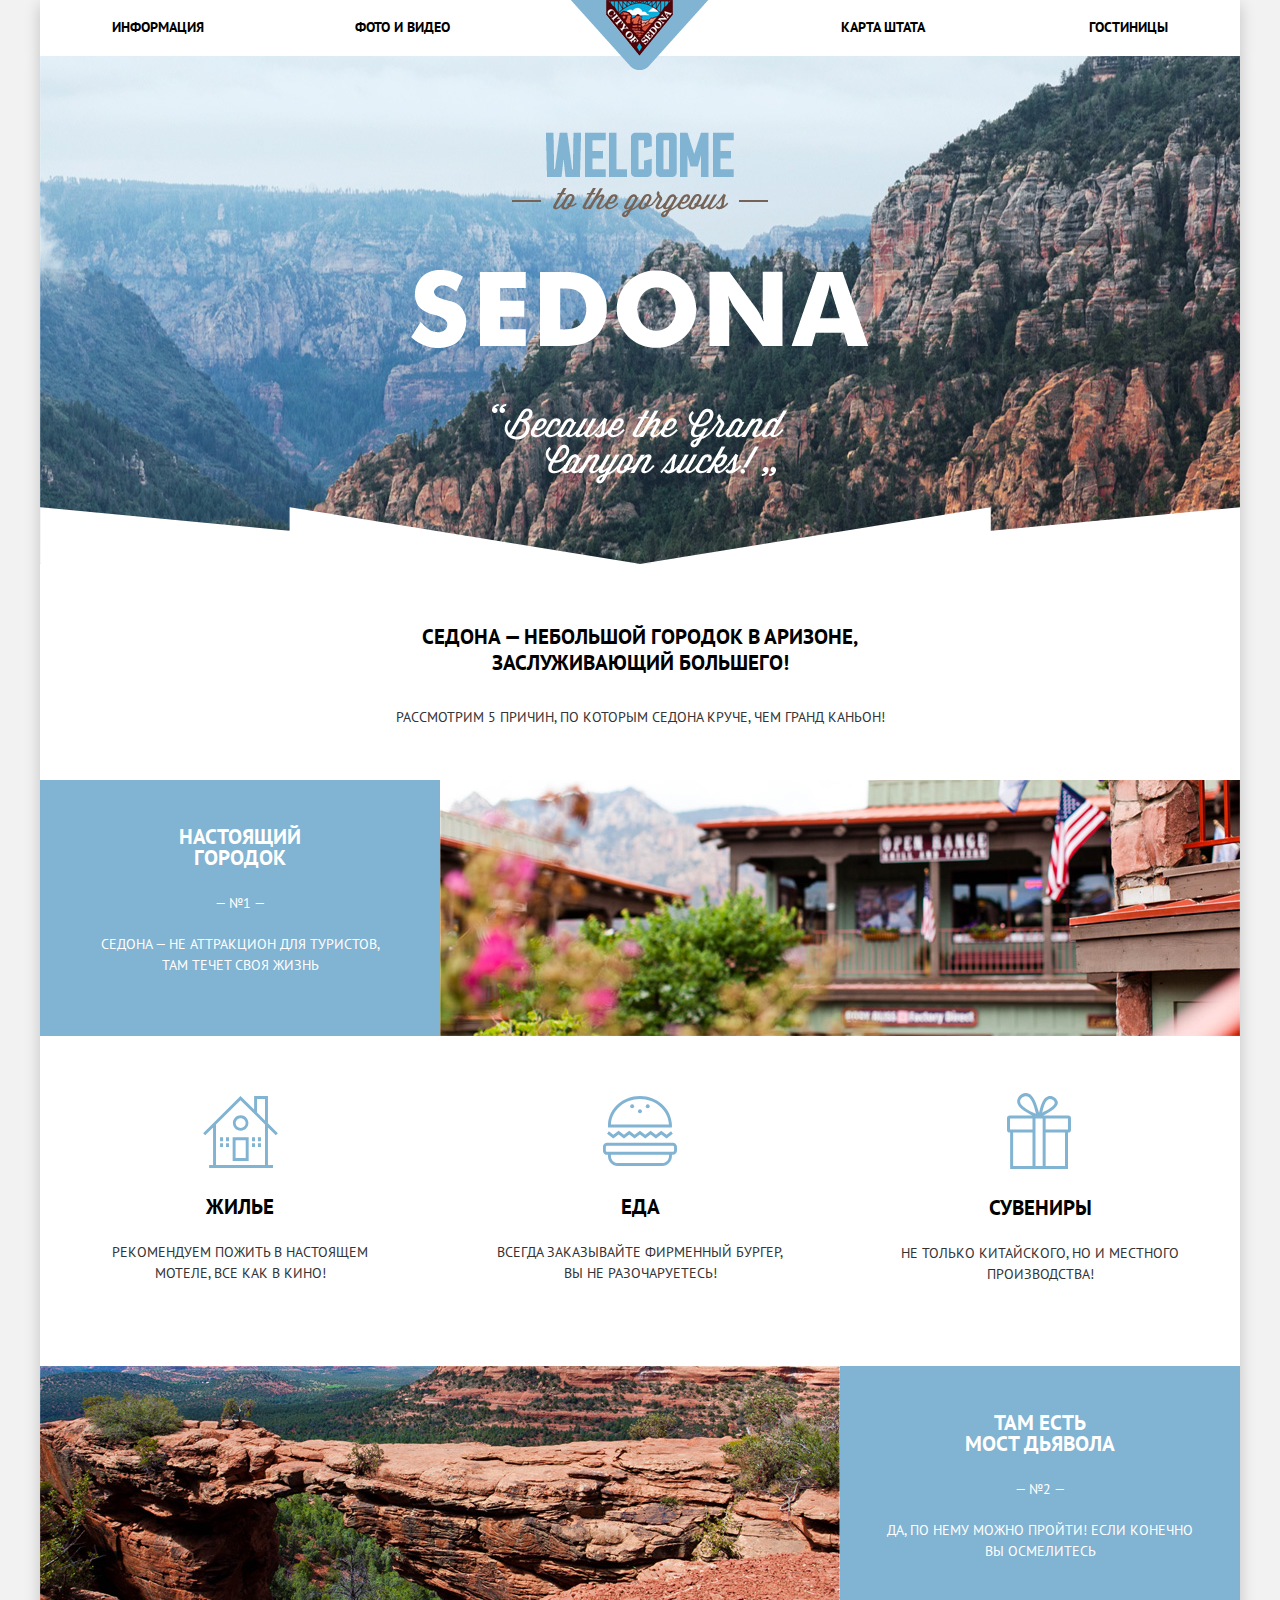
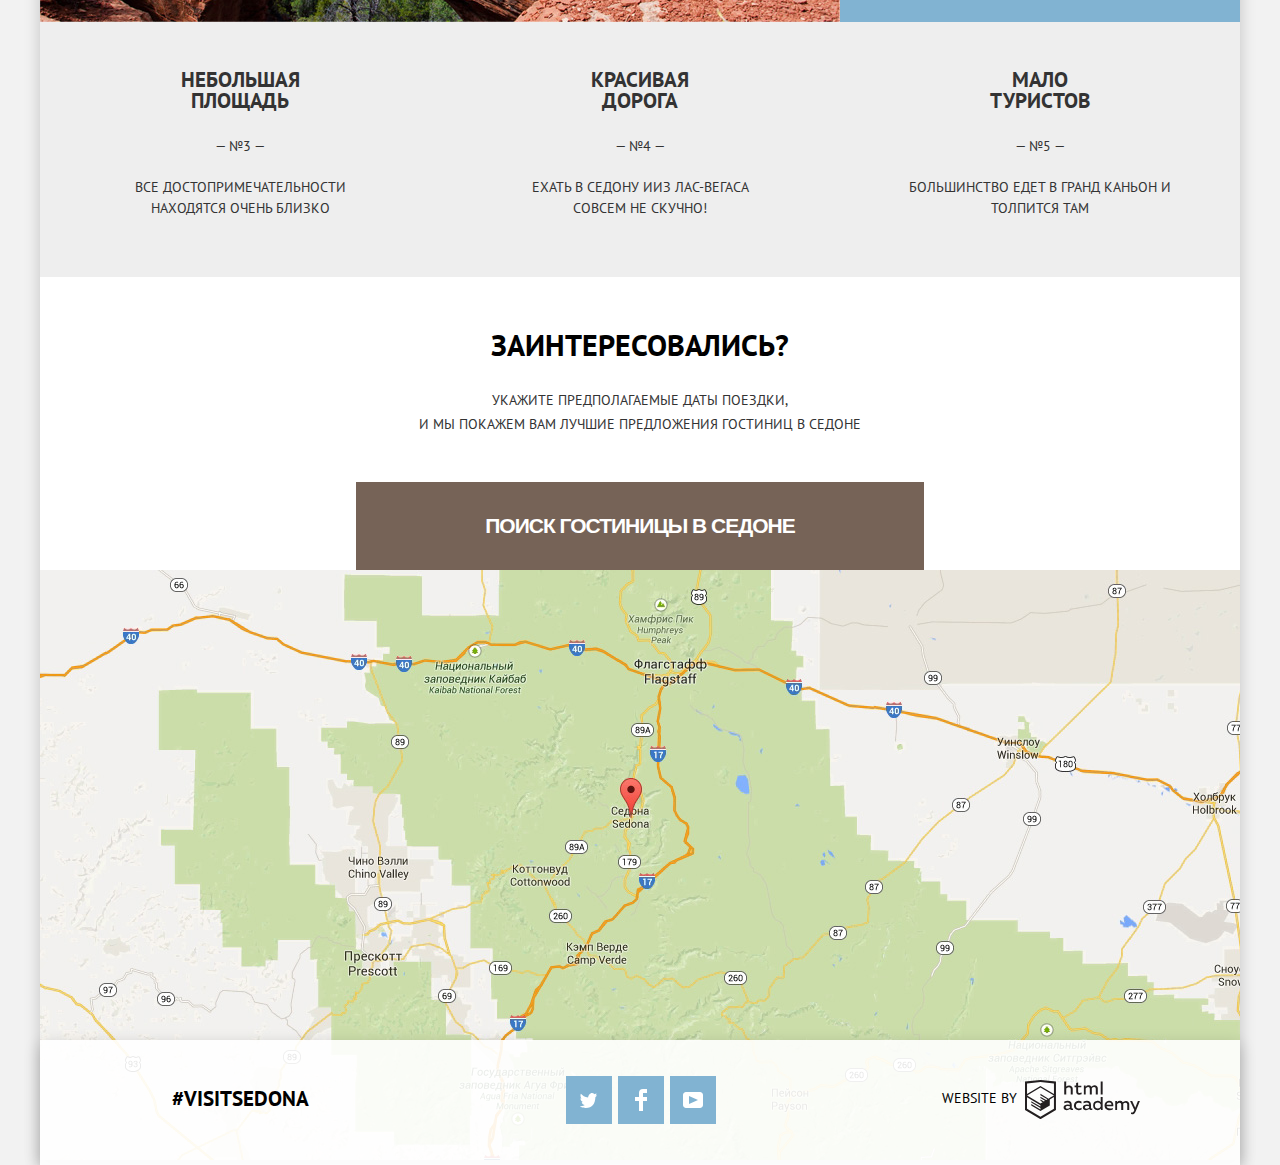
<file: index.html>
<!DOCTYPE html>
<html lang='ru'>
<head>
  <meta charset='utf-8'>
  <title>HTML Academy:Седона</title>
  <link href='https://fonts.googleapis.com/css?family=PT+Sans' rel='stylesheet' type='text/css'>
  <link href='css/normalize.min.css' rel='stylesheet'>
  <link href='css/style.min.css' rel='stylesheet'>
</head>
<body>
  <header class='main-header centered'>
    <nav aria-label='Навигация' class='main-navigation'>
      <img alt='логотип &laquo;SITY OF SEDONA&raquo;' class='logo' height='70' src='img/logo.png' width='138'>
      <ul class='site-navigation-list'>
        <li class='site-navigation-item header-info'>
          <a class='site-navigation-link' href='info.html'>Информация</a>
        </li>
        <li class='site-navigation-item header-album'>
          <a class='site-navigation-link' href='album.html'>Фото и видео</a>
        </li>
        <li class='site-navigation-item header-map'>
          <a class='site-navigation-link' href='map.html'>Карта штата</a>
        </li>
        <li class='site-navigation-item header-hotels'>
          <a class='site-navigation-link' href='hotels-search.html'>Гостиницы</a>
        </li>
      </ul>
    </nav>
  </header>
  <main class='container centered'>
    <div class='block-sedona'><img alt='Welcome to the gorgeous Sedona,because the grand canyon sucks' class='welcome-sedona' height='352' src='img/sedona.png' width='458'> <img alt='элемент интерфейса, белая линия' class='white-broken-line' height='57' src='img/index-white-broken-line.png' width='1200'></div>
    <div class='white-block'>
      <h1 class='slogan'>Седона — небольшой городок в Аризоне, заслуживающий большего!</h1>
      <h2>Рассмотрим 5 причин, по которым Седона круче, чем Гранд Каньон!</h2>
    </div>
    <section class='features'>
      <ul class='features-list'>
        <li class='features-item bg-blue'>
          <div class='features-text'>
            <h3>Настоящий городок</h3>
            <p class='features-number'>— №1 —</p>
            <p>Седона — не аттракцион для туристов, там течет своя жизнь</p>
          </div><img alt='Фото настоящего мотеля' height='256' src='img/index-hotel-photo.jpg' width='800'>
        </li>
        <li class='features-item-inner'>
          <ul class='inner-features-list'>
            <li class='inner-features-item feature-housing'>
              <h3>Жилье</h3>
              <p>Рекомендуем пожить в настоящем мотеле, все как в кино!</p>
            </li>
            <li class='inner-features-item feature-food'>
              <h3>Еда</h3>
              <p>Всегда заказывайте фирменный бургер, вы не разочаруетесь!</p>
            </li>
            <li class='inner-features-item feature-souvenir'>
              <h3>Сувениры</h3>
              <p>Не только китайского, но и местного производства!</p>
            </li>
          </ul>
        </li>
        <li class='features-item bg-blue bridge'>
          <div class='features-text'>
            <h3>Там есть<br>
            мост дьявола</h3>
            <p class='features-number'>— №2 —</p>
            <p>Да, по нему можно пройти! Если конечно вы осмелитесь</p>
          </div><img alt='Фото моста дьявола' height='256' src='img/index-bridge-photo.jpg' width='800'>
        </li>
      </ul>
      <ul class='features-list-gray bg-gray'>
        <li class='features-item'>
          <h3>Небольшая площадь</h3>
          <p class='features-number'>— №3 —</p>
          <p>Все достопримечательности находятся очень близко</p>
        </li>
        <li class='features-item'>
          <h3>Красивая дорога</h3>
          <p class='features-number'>— №4 —</p>
          <p>ехать в Седону Ииз Лас-Вегаса совсем не скучно!</p>
        </li>
        <li class='features-item'>
          <h3>Мало туристов</h3>
          <p class='features-number'>— №5 —</p>
          <p>Большинство едет в гранд каньон и толпится там</p>
        </li>
      </ul>
    </section>
    <section class='serch-hotel'>
      <h2>Заинтересовались?</h2>
      <p class='instruct-form'>Укажите предполагаемые даты поездки,<br>
      и мы покажем вам лучшие предложения гостиниц в седоне</p><button aria-label='раскрывает фотму поиска гостинец' class='open-form'>Поиск гостиницы В Седоне</button>
      <div class='wrapper-form'>
        <iframe allowfullscreen src='https://www.google.com/maps/embed?pb=!1m18!1m12!1m3!1d839145.9679492913!2d-111.72886285932776!3d34.909636593077295!2m3!1f0!2f0!3f0!3m2!1i1024!2i768!4f13.1!3m3!1m2!1s0x872da132f942b00d%3A0x5548c523fa6c8efd!2z0KHQtdC00L7QvdCwLCDQkNGA0LjQt9C-0L3QsCA4NjMzNiwg0KHQqNCQ!5e0!3m2!1sru!2sru!4v1512332046956'></iframe>
        <form action='https://echo.htmlacademy.ru' class='form-index centered' method='post'>
          <fieldset class='serch-hotel-form'>
            <p class='form-elem date-elem'><label for='date-arrival'>Дата заезда:</label> <input class='form-input date' id='date-arrival' name='checkin' placeholder='24 апреля 2017' type='text'> <a aria-label='Календарь' class='calendar' href='#'><svg height='22' viewbox='0 0 21 22' width='21' xmlns='http://www.w3.org/2000/svg'>
            <path d='M19.251 2.025h-2.845V.648c0-.381-.294-.689-.656-.689-.363 0-.656.308-.656.689v1.377h-3.938V.648c0-.381-.294-.689-.655-.689-.363 0-.657.308-.657.689v1.377H5.906V.648c0-.381-.294-.689-.656-.689-.363 0-.657.308-.657.689v1.377H1.75C.784 2.025 0 2.847 0 3.862v16.302C0 21.179.784 22 1.75 22h17.501c.966 0 1.749-.821 1.749-1.836V3.862c0-1.015-.783-1.837-1.749-1.837zm.437 18.139a.448.448 0 0 1-.437.459H1.75a.45.45 0 0 1-.438-.459V3.862a.45.45 0 0 1 .438-.459h2.844v1.378c0 .381.294.689.657.689.362 0 .656-.308.656-.689V3.403h3.938v1.378c0 .381.294.689.657.689.361 0 .655-.308.655-.689V3.403h3.938v1.378c0 .381.293.689.656.689.362 0 .656-.308.656-.689V3.403h2.845c.241 0 .437.206.437.459v16.302z'></path>
            <path d='M4.594 8.225h2.625v2.066H4.594zM4.594 11.668h2.625v2.067H4.594zM4.594 15.112h2.625v2.066H4.594zM9.188 15.112h2.625v2.066H9.188zM9.188 11.668h2.625v2.067H9.188zM9.188 8.225h2.625v2.066H9.188zM13.781 15.112h2.625v2.066h-2.625zM13.781 11.668h2.625v2.067h-2.625zM13.781 8.225h2.625v2.066h-2.625z'></path></svg></a></p>
            <p class='form-elem date-elem'><label for='data-going'>Дата выезда:</label> <input class='form-input date' id='data-going' name='checkout' placeholder='4 июля 2017' type='text'> <a aria-label='Календарь' class='calendar' href='#'><svg height='22' viewbox='0 0 21 22' width='21' xmlns='http://www.w3.org/2000/svg'>
            <path d='M19.251 2.025h-2.845V.648c0-.381-.294-.689-.656-.689-.363 0-.656.308-.656.689v1.377h-3.938V.648c0-.381-.294-.689-.655-.689-.363 0-.657.308-.657.689v1.377H5.906V.648c0-.381-.294-.689-.656-.689-.363 0-.657.308-.657.689v1.377H1.75C.784 2.025 0 2.847 0 3.862v16.302C0 21.179.784 22 1.75 22h17.501c.966 0 1.749-.821 1.749-1.836V3.862c0-1.015-.783-1.837-1.749-1.837zm.437 18.139a.448.448 0 0 1-.437.459H1.75a.45.45 0 0 1-.438-.459V3.862a.45.45 0 0 1 .438-.459h2.844v1.378c0 .381.294.689.657.689.362 0 .656-.308.656-.689V3.403h3.938v1.378c0 .381.294.689.657.689.361 0 .655-.308.655-.689V3.403h3.938v1.378c0 .381.293.689.656.689.362 0 .656-.308.656-.689V3.403h2.845c.241 0 .437.206.437.459v16.302z'></path>
            <path d='M4.594 8.225h2.625v2.066H4.594zM4.594 11.668h2.625v2.067H4.594zM4.594 15.112h2.625v2.066H4.594zM9.188 15.112h2.625v2.066H9.188zM9.188 11.668h2.625v2.067H9.188zM9.188 8.225h2.625v2.066H9.188zM13.781 15.112h2.625v2.066h-2.625zM13.781 11.668h2.625v2.067h-2.625zM13.781 8.225h2.625v2.066h-2.625z'></path></svg></a></p>
            <p class='form-elem number-elem'><label class='people-label' for='number-people'>Взрослые:</label> <button aria-label='меньше взрослых' class='min-people plus-minus' type='button'>-</button> <input class='form-input number input-people' id='number-people' maxlength='2' name='number-people' placeholder='2' type='text'> <button aria-label='больше взрослых' class='max-people plus-minus' type='button'>+</button> <label class='child-label' for='number-child'>Дети:</label> <button aria-label='меньше детей' class='min-child plus-minus' type='button'>-</button> <input class='form-input number' id='number-child' maxlength='2' name='number-child' placeholder='0' type='text'> <button aria-label='больше детей' class='max-child plus-minus' type='button'>+</button></p><button aria-label='найти отель' class='button-search index-button' type='submit'>Найти</button>
          </fieldset>
        </form>
      </div>
    </section>
  </main>
  <footer class='main-footer centered footer-index'>
    <div class='hashtag-block footer-block'>
      <p class='hashtag'>#visitsedona</p>
    </div>
    <ul class='social footer-block'>
      <li>
        <a aria-label='Твиттер' class='social-button twitter' href='#'><svg height='15' viewbox='0 0 17 15' width='17' xmlns='http://www.w3.org/2000/svg'>
        <path d='M10.95.144c1.685-.496 2.984.27 3.577 1.179.673-.231 1.331-.481 2.011-.708a2.345 2.345 0 0 1-.857 1.768c.685.17 1.304-.491 1.304-.491-.169 1-1.006 1.788-1.563 2.024-.231 6.75-3.175 11.217-10.077 11.082h-.446c-.41 0-4.164-.46-4.898-1.887 2.271.196 3.893-.422 4.693-1.177-.96-.3-2.679-.477-2.979-2.95.349.106.564.228 1.19.119C1.705 8.247.374 7.53.448 5.33c.285.328 1.067.536 1.34.472C1.085 5.561-.182 2.442.894.85c1.818 1.854 3.735 3.606 7.152 3.773C8.254 2.33 9.183.793 10.95.144z' fill='#FFF'></path></svg></a>
      </li>
      <li>
        <a aria-label='Фейсбук' class='social-button facebook' href='#'><svg height='22' viewbox='0 0 12 22' width='12' xmlns='http://www.w3.org/2000/svg'>
        <path d='M12 4V0H8a4 4 0 0 0-4 4v4H0v4h4v10h4V12h4V8H8V4h4z' fill='#FFF'></path></svg></a>
      </li>
      <li>
        <a aria-label='Ютуб' class='social-button youtube' href='#'><svg height='16' viewbox='0 0 20 16' width='20' xmlns='http://www.w3.org/2000/svg'>
        <path d='M17 0H3C1.35 0 0 1.35 0 3v10c0 1.65 1.35 3 3 3h14c1.65 0 3-1.35 3-3V3c0-1.65-1.35-3-3-3zM6.027 11.998V4.002L15.014 8l-8.987 3.998z' fill='#FFF'></path></svg></a>
      </li>
    </ul>
    <div class='copyright footer-block'>
      <b class='website-by'>website by</b> <a class='copyright-html-academy' aria-label='HTML Academy' href='https://htmlacademy.ru/intensive/htmlcss'><svg data-name='Layer 1' id='Layer_1' viewbox='0 0 108.08 36.85' xmlns='http://www.w3.org/2000/svg'>
      <title>logo-htmlacademy-small1</title>
      <path class='svg-color' d='M44.61,26.88a2,2,0,0,0,.55-0.1v1.33a3.25,3.25,0,0,1-1.18.21,1.67,1.67,0,0,1-1.67-1,4.84,4.84,0,0,1-3.14,1.08c-1.51,0-2.91-.83-2.91-2.55,0-2.13,2-2.79,3.71-2.79a11.08,11.08,0,0,1,2.17.25v-0.3c0-1-.76-1.77-2.19-1.77a7.42,7.42,0,0,0-3,.64v-1.7a10.21,10.21,0,0,1,3.19-.55c2.36,0,3.81,1.12,3.81,3.65v3a0.54,0.54,0,0,0,.49.59h0.17Zm-6.44-1.13A1.35,1.35,0,0,0,39.63,27h0.11a3.39,3.39,0,0,0,2.41-1V24.58a9.72,9.72,0,0,0-1.81-.21c-1,0-2.16.33-2.16,1.38h0Zm12.36-6.11a5,5,0,0,1,2.57.64V22a4.08,4.08,0,0,0-2.3-.7,2.75,2.75,0,1,0,0,5.49,5,5,0,0,0,2.43-.64v1.71a6.27,6.27,0,0,1-2.76.57A4.21,4.21,0,0,1,46,24.51q0-.21,0-0.41a4.32,4.32,0,0,1,4.18-4.46h0.38Zm12.17,7.24a2,2,0,0,0,.55-0.1v1.33a3.25,3.25,0,0,1-1.18.21,1.67,1.67,0,0,1-1.67-1,4.84,4.84,0,0,1-3.14,1.08c-1.51,0-2.91-.83-2.91-2.55,0-2.13,2-2.79,3.71-2.79a11.08,11.08,0,0,1,2.17.25v-0.3c0-1-.76-1.77-2.19-1.77a7.42,7.42,0,0,0-3,.64v-1.7a10.21,10.21,0,0,1,3.19-.55c2.36,0,3.81,1.12,3.81,3.65v3a0.54,0.54,0,0,0,.49.59h0.17Zm-6.44-1.13A1.35,1.35,0,0,0,57.73,27h0.11a3.39,3.39,0,0,0,2.41-1V24.58a9.72,9.72,0,0,0-1.81-.21c-1.06,0-2.16.33-2.16,1.38h0ZM73,16V28.2H71.35V26.88a3.88,3.88,0,0,1-3.19,1.54,4.4,4.4,0,0,1,0-8.78,3.81,3.81,0,0,1,3,1.3V16H73Zm-4.53,5.22a2.76,2.76,0,1,0,0,5.52A2.86,2.86,0,0,0,71.15,25V23A2.91,2.91,0,0,0,68.49,21.27ZM79,19.64c3.31,0,4.46,2.68,3.92,5.09H76.7c0.21,1.5,1.67,2.11,3.19,2.11a6.11,6.11,0,0,0,2.64-.59v1.6a7.14,7.14,0,0,1-3,.57C77,28.42,74.78,27,74.78,24a4.18,4.18,0,0,1,4-4.39H79Zm0.09,1.54a2.28,2.28,0,0,0-2.44,2.1v0.06H81.3A2,2,0,0,0,79.13,21.18Zm5.73,7V19.87h1.65v1a3.81,3.81,0,0,1,2.78-1.27A2.86,2.86,0,0,1,91.89,21a4.12,4.12,0,0,1,2.91-1.33A3.06,3.06,0,0,1,98,23V28.2h-1.9V23.05a1.59,1.59,0,0,0-1.42-1.75H94.42a2.8,2.8,0,0,0-2.07,1.12V28.2h-1.9V23.05A1.59,1.59,0,0,0,89,21.31H88.8a3,3,0,0,0-2.21,1.29v5.63H84.86Zm21.31-8.33h1.9l-3.91,9.46c-0.9,2.17-2.09,2.86-3.35,2.86a4.76,4.76,0,0,1-1.1-.14V30.46a2.86,2.86,0,0,0,.85.12c0.9,0,1.58-.64,2.07-1.9l0.17-.42-4-8.4h2l2.86,6.29ZM38.73,1.46V6.22a3.81,3.81,0,0,1,2.7-1.14,3.25,3.25,0,0,1,3.44,3.4v5.15H43V8.72a1.81,1.81,0,0,0-1.61-2h-0.3a2.93,2.93,0,0,0-2.32,1.39v5.52h-1.9V1.46h1.9ZM49.94,2.31v3h3V6.91h-3v3.81c0,1.1.5,1.46,1.58,1.46a4.49,4.49,0,0,0,1.69-.33v1.6A6.8,6.8,0,0,1,51,13.8a2.55,2.55,0,0,1-2.86-2.74V6.89H46.58V5.26h1.5V2.74Zm5.4,11.31V5.28H57v1A3.81,3.81,0,0,1,59.77,5a2.86,2.86,0,0,1,2.6,1.33A4.12,4.12,0,0,1,65.28,5,3.06,3.06,0,0,1,68.44,8.4v5.21h-1.9V8.46a1.59,1.59,0,0,0-1.42-1.75H64.89a2.8,2.8,0,0,0-2.07,1.12v5.78h-1.9V8.46A1.59,1.59,0,0,0,59.5,6.71H59.27A3,3,0,0,0,57.06,8v5.63H55.34ZM71.17,1.45H73V13.6H71.17V1.45ZM14.71,0H14.55L0,1.54V28.21l14.55,8.66,14.55-8.66V1.54Zm12.5,27.1L14.55,34.64,1.9,27.12V16.18l12.59,7.5V25L5.86,19.9v1.31l8.68,5.21v1.39L5.87,22.65V24l8.68,5.21,8.75-5.24V18.31L27.2,16V27.12Zm0-12.53-3.48,2-1.6,1L14.51,13v1.31L21,18.23H21l-0.14.09-1,.54-5.37-3.2V17l4.24,2.52-1,.67-3.2-1.9v1.31l2.1,1.24L14.5,22.1,2,14.65,14.51,7.11Zm0-1.32L14.49,5.76,1.91,13.25v-10L14.56,1.92,27.21,3.25v10h0Z' fill='#231f20' transform='translate(0 -0.02)'></path></svg></a>
    </div>
  </footer>
  <script src='js/script.min.js'>
  </script>
</body>
</html>
</file>
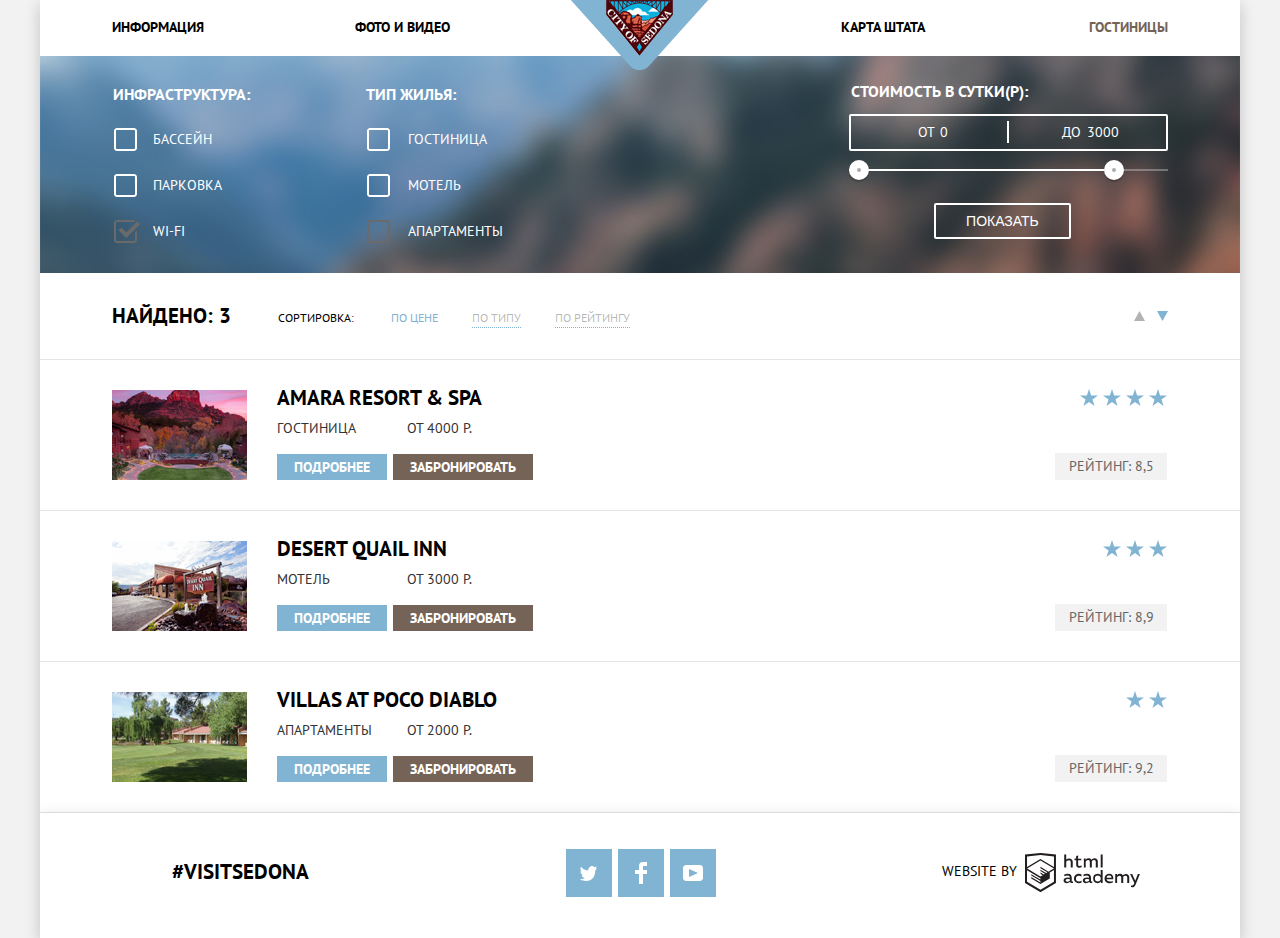
<file: hotels-search.html>
<!DOCTYPE html>
<html lang='ru'>
<head>
  <meta charset='utf-8'>
  <title>HTML Academy:поиск отелей в Седоне</title>
  <link href='https://fonts.googleapis.com/css?family=PT+Sans' rel='stylesheet'>
  <link href='css/normalize.min.css' rel='stylesheet'>
  <link href='css/style.min.css' rel='stylesheet'>
</head>
<body class='body-hotel'>
  <header class='main-header centered'>
    <nav aria-label='Навигация' class='main-navigation'>
      <a href='index.html'><img alt='логотип &laquo;SITY OF SEDONA&raquo;' class='logo' height='70' src='img/logo.png' width='138'></a>
      <ul class='site-navigation-list'>
        <li class='site-navigation-item header-info'>
          <a class='site-navigation-link' href='info.html'>Информация</a>
        </li>
        <li class='site-navigation-item header-album'>
          <a class='site-navigation-link' href='album.html'>Фото и видео</a>
        </li>
        <li class='site-navigation-item header-map'>
          <a class='site-navigation-link' href='map.html'>Карта штата</a>
        </li>
        <li class='site-navigation-item header-hotels'><b class='current-page'>Гостиницы</b></li>
      </ul>
    </nav>
  </header>
  <main class='container-search centered'>
    <section class='filter-big'>
      <form action='https://echo.htmlacademy.ru' class='filter-big-from' method='get'>
        <fieldset class='form-infrastructure'>
          <legend class='infrastructure-legend'>Инфраструктура:</legend>
          <p class='filter-option'><label class='nice-checkbox' for='pool'><input class='visually-hidden filter-input-checkbox' id='pool' name='pool' type='checkbox'> <svg class='checkbox-off' height='23' viewbox='0 0 23 23' width='23' xmlns='http://www.w3.org/2000/svg'>
          <path d='M20 2c.542 0 1 .458 1 1v17c0 .542-.458 1-1 1H3c-.542 0-1-.458-1-1V3c0-.542.458-1 1-1h17m0-2H3C1.35 0 0 1.35 0 3v17c0 1.65 1.35 3 3 3h17c1.65 0 3-1.35 3-3V3c0-1.65-1.35-3-3-3z' fill='#FFFFFF'></path></svg> <svg class='checkbox-on' height='23' viewbox='0 0 27 23' width='27' xmlns='http://www.w3.org/2000/svg'>
          <path d='M7.285 7.486l-2.829 2.829 7.783 7.783L26.171 4.166l-2.828-2.829-11.104 11.102z' fill='#FFFFFF'></path>
          <path d='M21 20c0 .542-.458 1-1 1H3c-.542 0-1-.458-1-1V3c0-.542.458-1 1-1h16.908L21.493.415A2.96 2.96 0 0 0 20 0H3C1.35 0 0 1.35 0 3v17c0 1.65 1.35 3 3 3h17c1.65 0 3-1.35 3-3v-9.829l-2 2V20z' fill='#FFFFFF'></path></svg> Бассейн</label></p>
          <p class='filter-option'><label class='nice-checkbox' for='parking'><input class='visually-hidden filter-input-checkbox' id='parking' name='parking' type='checkbox'> <svg class='checkbox-off' height='23' viewbox='0 0 23 23' width='23' xmlns='http://www.w3.org/2000/svg'>
          <path d='M20 2c.542 0 1 .458 1 1v17c0 .542-.458 1-1 1H3c-.542 0-1-.458-1-1V3c0-.542.458-1 1-1h17m0-2H3C1.35 0 0 1.35 0 3v17c0 1.65 1.35 3 3 3h17c1.65 0 3-1.35 3-3V3c0-1.65-1.35-3-3-3z' fill='#FFFFFF'></path></svg> <svg class='checkbox-on' height='23' viewbox='0 0 27 23' width='27' xmlns='http://www.w3.org/2000/svg'>
          <path d='M7.285 7.486l-2.829 2.829 7.783 7.783L26.171 4.166l-2.828-2.829-11.104 11.102z' fill='#FFFFFF'></path>
          <path d='M21 20c0 .542-.458 1-1 1H3c-.542 0-1-.458-1-1V3c0-.542.458-1 1-1h16.908L21.493.415A2.96 2.96 0 0 0 20 0H3C1.35 0 0 1.35 0 3v17c0 1.65 1.35 3 3 3h17c1.65 0 3-1.35 3-3v-9.829l-2 2V20z' fill='#FFFFFF'></path></svg> Парковка</label></p>
          <p class='filter-option'><label class='nice-checkbox' for='wi-fi'><input checked class='visually-hidden filter-input-checkbox' disabled id='wi-fi' name='wi-fi' type='checkbox'> <svg class='checkbox-off' height='23' viewbox='0 0 23 23' width='23' xmlns='http://www.w3.org/2000/svg'>
          <path d='M20 2c.542 0 1 .458 1 1v17c0 .542-.458 1-1 1H3c-.542 0-1-.458-1-1V3c0-.542.458-1 1-1h17m0-2H3C1.35 0 0 1.35 0 3v17c0 1.65 1.35 3 3 3h17c1.65 0 3-1.35 3-3V3c0-1.65-1.35-3-3-3z' fill='#FFFFFF'></path></svg> <svg class='checkbox-on' height='23' viewbox='0 0 27 23' width='27' xmlns='http://www.w3.org/2000/svg'>
          <path d='M7.285 7.486l-2.829 2.829 7.783 7.783L26.171 4.166l-2.828-2.829-11.104 11.102z' fill='#FFFFFF'></path>
          <path d='M21 20c0 .542-.458 1-1 1H3c-.542 0-1-.458-1-1V3c0-.542.458-1 1-1h16.908L21.493.415A2.96 2.96 0 0 0 20 0H3C1.35 0 0 1.35 0 3v17c0 1.65 1.35 3 3 3h17c1.65 0 3-1.35 3-3v-9.829l-2 2V20z' fill='#FFFFFF'></path></svg> wi-fi</label></p>
        </fieldset>
        <fieldset class='form-type-hotel'>
          <legend class='type-hotel-legend'>Тип жилья:</legend>
          <p class='filter-option'><label class='nice-checkbox' for='hotel'><input class='visually-hidden filter-input-checkbox' id='hotel' name='hotel' type='checkbox'> <svg class='checkbox-off' height='23' viewbox='0 0 23 23' width='23' xmlns='http://www.w3.org/2000/svg'>
          <path d='M20 2c.542 0 1 .458 1 1v17c0 .542-.458 1-1 1H3c-.542 0-1-.458-1-1V3c0-.542.458-1 1-1h17m0-2H3C1.35 0 0 1.35 0 3v17c0 1.65 1.35 3 3 3h17c1.65 0 3-1.35 3-3V3c0-1.65-1.35-3-3-3z' fill='#FFFFFF'></path></svg> <svg class='checkbox-on' height='23' viewbox='0 0 27 23' width='27' xmlns='http://www.w3.org/2000/svg'>
          <path d='M7.285 7.486l-2.829 2.829 7.783 7.783L26.171 4.166l-2.828-2.829-11.104 11.102z' fill='#FFFFFF'></path>
          <path d='M21 20c0 .542-.458 1-1 1H3c-.542 0-1-.458-1-1V3c0-.542.458-1 1-1h16.908L21.493.415A2.96 2.96 0 0 0 20 0H3C1.35 0 0 1.35 0 3v17c0 1.65 1.35 3 3 3h17c1.65 0 3-1.35 3-3v-9.829l-2 2V20z' fill='#FFFFFF'></path></svg> Гостиница</label></p>
          <p class='filter-option'><label class='nice-checkbox' for='motel'><input class='visually-hidden filter-input-checkbox' id='motel' name='motel' type='checkbox'> <svg class='checkbox-off' height='23' viewbox='0 0 23 23' width='23' xmlns='http://www.w3.org/2000/svg'>
          <path d='M20 2c.542 0 1 .458 1 1v17c0 .542-.458 1-1 1H3c-.542 0-1-.458-1-1V3c0-.542.458-1 1-1h17m0-2H3C1.35 0 0 1.35 0 3v17c0 1.65 1.35 3 3 3h17c1.65 0 3-1.35 3-3V3c0-1.65-1.35-3-3-3z' fill='#FFFFFF'></path></svg> <svg class='checkbox-on' height='23' viewbox='0 0 27 23' width='27' xmlns='http://www.w3.org/2000/svg'>
          <path d='M7.285 7.486l-2.829 2.829 7.783 7.783L26.171 4.166l-2.828-2.829-11.104 11.102z' fill='#FFFFFF'></path>
          <path d='M21 20c0 .542-.458 1-1 1H3c-.542 0-1-.458-1-1V3c0-.542.458-1 1-1h16.908L21.493.415A2.96 2.96 0 0 0 20 0H3C1.35 0 0 1.35 0 3v17c0 1.65 1.35 3 3 3h17c1.65 0 3-1.35 3-3v-9.829l-2 2V20z' fill='#FFFFFF'></path></svg> Мотель</label></p>
          <p class='filter-option'><label class='nice-checkbox' for='apartments'><input class='visually-hidden filter-input-checkbox' disabled id='apartments' name='apartments' type='checkbox'> <svg class='checkbox-off' height='23' viewbox='0 0 23 23' width='23' xmlns='http://www.w3.org/2000/svg'>
          <path d='M20 2c.542 0 1 .458 1 1v17c0 .542-.458 1-1 1H3c-.542 0-1-.458-1-1V3c0-.542.458-1 1-1h17m0-2H3C1.35 0 0 1.35 0 3v17c0 1.65 1.35 3 3 3h17c1.65 0 3-1.35 3-3V3c0-1.65-1.35-3-3-3z' fill='#FFFFFF'></path></svg> <svg class='checkbox-on' height='23' viewbox='0 0 27 23' width='27' xmlns='http://www.w3.org/2000/svg'>
          <path d='M7.285 7.486l-2.829 2.829 7.783 7.783L26.171 4.166l-2.828-2.829-11.104 11.102z' fill='#FFFFFF'></path>
          <path d='M21 20c0 .542-.458 1-1 1H3c-.542 0-1-.458-1-1V3c0-.542.458-1 1-1h16.908L21.493.415A2.96 2.96 0 0 0 20 0H3C1.35 0 0 1.35 0 3v17c0 1.65 1.35 3 3 3h17c1.65 0 3-1.35 3-3v-9.829l-2 2V20z' fill='#FFFFFF'></path></svg> Апартаменты</label></p>
        </fieldset>
        <fieldset class='form-cost'>
          <legend>Стоимость в сутки(Р):</legend>
          <div class='filter-price'>
            <label class='min-price' for='min-price'>от <input id='min-price' name='min-price' type='text' value='0'></label> <label class='max-price' for='max-price'>до <input id='max-price' name='max-price' type='text' value='3000'></label>
          </div>
          <div class='filter-range'>
            <div class='scale'>
              <div class='bar'></div>
            </div>
            <div aria-label='передвинуть нижнюю границу стоимости' class='range-toggle range-min'></div>
            <div aria-label='передвинуть верхнюю границу стоимости' class='range-toggle range-max'></div>
          </div><button class='filter-button' type='submit'>Показать</button>
        </fieldset>
      </form>
    </section>
    <section class='filter-small'>
      <div class='counter-block'>
        <h2>Найдено:<span class='counter'>3</span></h2>
        <p>сортировка:</p>
      </div>
      <div class='sorting'>
        <a aria-label='сортировать по цене' class='sorting-small sorting-cost sorting-active' href='#'>По цене</a> <a aria-label='сортировать по типу жилья' class='sorting-small sorting-type' href='#'>По типу</a> <a aria-label='сортировать по рейтингу' class='sorting-small sorting-rating' href='#'>По рейтингу</a>
      </div>
      <div class='triangles'>
        <a aria-label='сортировать по возрастанию' class='triangles triangles-growth' href='#'><svg height='10' viewbox='0 0 11 10' width='11' xmlns='http://www.w3.org/2000/svg'>
        <path d='M5.5 0L0 10h11z' fill='#231F20'></path></svg></a> <a aria-label='сортировать по убыванию' class='triangles triangles-wane triangles-active' href='#'><svg height='10' viewbox='0 0 11 10' width='11' xmlns='http://www.w3.org/2000/svg'>
        <path d='M5.5 10L0 0h11' fill='#231F20'></path></svg></a>
      </div>
    </section>
    <h2 class='visually-hidden'>Список найденных отелей</h2>
    <section class='search-results'>
      <ul class='hotel-search-list'>
        <li class='hotel-search-item'>
          <div class='hotel-card'>
            <img alt='Фото отеля' class='hotel-card-image' height='90' src='img/amara-resort-and-spa.jpg' width='135'>
            <div class='hotel-info'>
              <a class='name-hotel' href='#'>Amara Resort & Spa</a>
              <table class='cost-and-type-table'>
                <tr class='visually-hidden'>
                  <th class='header-type-hotel'>Тип жилья</th>
                  <th class='header-cost-hotel'>Стоимость</th>
                </tr>
                <tr>
                  <td class='type-hotel'>Гостиница</td>
                  <td class='cost-hotel'>от 4000 Р.</td>
                </tr>
              </table>
              <div class='wrapper-button-hotel'>
                <a class='button-hotel description button-search' href='#'>Подробнее</a> <a class='button-booking' href='#'>Забронировать</a>
              </div>
            </div>
          </div>
          <div class='hotel-rating'>
            <div class='hotel-star'>
              <svg height='17' viewbox='0 0 18 17' width='18' xmlns='http://www.w3.org/2000/svg'>
              <path d='M9.002 0l2.126 6.494h6.877l-5.564 4.012L14.566 17l-5.564-4.013L3.438 17l2.126-6.494L0 6.494h6.878z' fill='#81B3D2'></path></svg> <svg height='17' viewbox='0 0 18 17' width='18' xmlns='http://www.w3.org/2000/svg'>
              <path d='M9.002 0l2.126 6.494h6.877l-5.564 4.012L14.566 17l-5.564-4.013L3.438 17l2.126-6.494L0 6.494h6.878z' fill='#81B3D2'></path></svg> <svg height='17' viewbox='0 0 18 17' width='18' xmlns='http://www.w3.org/2000/svg'>
              <path d='M9.002 0l2.126 6.494h6.877l-5.564 4.012L14.566 17l-5.564-4.013L3.438 17l2.126-6.494L0 6.494h6.878z' fill='#81B3D2'></path></svg> <svg height='17' viewbox='0 0 18 17' width='18' xmlns='http://www.w3.org/2000/svg'>
              <path d='M9.002 0l2.126 6.494h6.877l-5.564 4.012L14.566 17l-5.564-4.013L3.438 17l2.126-6.494L0 6.494h6.878z' fill='#81B3D2'></path></svg>
            </div>
            <div class='wrapper-p-rating'>
              <p>Рейтинг:<span class='rating'>8,5</span></p>
            </div>
          </div>
        </li>
        <li class='hotel-search-item'>
          <div class='hotel-card'>
            <img alt='Фото отеля' class='hotel-card-image' height='90' src='img/desert-quail-inn.jpg' width='135'>
            <div class='hotel-info'>
              <a class='name-hotel' href='#'>Desert Quail Inn</a>
              <table class='cost-and-type-table'>
                <tr class='visually-hidden'>
                  <th class='header-type-hotel'>Тип жилья</th>
                  <th class='header-cost-hotel'>Стоимость</th>
                </tr>
                <tr>
                  <td class='type-hotel'>Мотель</td>
                  <td class='cost-hotel'>от 3000 Р.</td>
                </tr>
              </table>
              <div class='wrapper-button-hotel'>
                <a class='button-hotel description button-search' href='#'>Подробнее</a> <a class='button-booking' href='#'>Забронировать</a>
              </div>
            </div>
          </div>
          <div class='hotel-rating'>
            <div class='hotel-star'>
              <svg height='17' viewbox='0 0 18 17' width='18' xmlns='http://www.w3.org/2000/svg'>
              <path d='M9.002 0l2.126 6.494h6.877l-5.564 4.012L14.566 17l-5.564-4.013L3.438 17l2.126-6.494L0 6.494h6.878z' fill='#81B3D2'></path></svg> <svg height='17' viewbox='0 0 18 17' width='18' xmlns='http://www.w3.org/2000/svg'>
              <path d='M9.002 0l2.126 6.494h6.877l-5.564 4.012L14.566 17l-5.564-4.013L3.438 17l2.126-6.494L0 6.494h6.878z' fill='#81B3D2'></path></svg> <svg height='17' viewbox='0 0 18 17' width='18' xmlns='http://www.w3.org/2000/svg'>
              <path d='M9.002 0l2.126 6.494h6.877l-5.564 4.012L14.566 17l-5.564-4.013L3.438 17l2.126-6.494L0 6.494h6.878z' fill='#81B3D2'></path></svg>
            </div>
            <div class='wrapper-p-rating'>
              <p>Рейтинг:<span class='rating'>8,9</span></p>
            </div>
          </div>
        </li>
        <li class='hotel-search-item'>
          <div class='hotel-card'>
            <img alt='Фото отеля' class='hotel-card-image' height='90' src='img/villas-at-poco-diablo.jpg' width='135'>
            <div class='hotel-info'>
              <a class='name-hotel' href='#'>Villas at Poco Diablo</a>
              <table class='cost-and-type-table'>
                <tr class='visually-hidden'>
                  <th class='header-type-hotel'>Тип жилья</th>
                  <th class='header-cost-hotel'>Стоимость</th>
                </tr>
                <tr>
                  <td class='type-hotel'>Апартаменты</td>
                  <td class='type-hotel'>от 2000 Р.</td>
                </tr>
              </table>
              <div class='wrapper-button-hotel'>
                <a class='button-hotel description button-search' href='#'>Подробнее</a> <a class='button-booking' href='#'>Забронировать</a>
              </div>
            </div>
          </div>
          <div class='hotel-rating'>
            <div class='hotel-star'>
              <svg height='17' viewbox='0 0 18 17' width='18' xmlns='http://www.w3.org/2000/svg'>
              <path d='M9.002 0l2.126 6.494h6.877l-5.564 4.012L14.566 17l-5.564-4.013L3.438 17l2.126-6.494L0 6.494h6.878z' fill='#81B3D2'></path></svg> <svg height='17' viewbox='0 0 18 17' width='18' xmlns='http://www.w3.org/2000/svg'>
              <path d='M9.002 0l2.126 6.494h6.877l-5.564 4.012L14.566 17l-5.564-4.013L3.438 17l2.126-6.494L0 6.494h6.878z' fill='#81B3D2'></path></svg>
            </div>
            <div class='wrapper-p-rating'>
              <p>Рейтинг:<span class='rating'>9,2</span></p>
            </div>
          </div>
        </li>
      </ul>
    </section>
  </main>
  <footer class='main-footer centered'>
    <div class='hashtag-block footer-block'>
      <p class='hashtag'>#visitsedona</p>
    </div>
    <ul class='social footer-block'>
      <li>
        <a aria-label='Твиттер' class='social-button twitter' href='#'><svg height='15' viewbox='0 0 17 15' width='17' xmlns='http://www.w3.org/2000/svg'>
        <path d='M10.95.144c1.685-.496 2.984.27 3.577 1.179.673-.231 1.331-.481 2.011-.708a2.345 2.345 0 0 1-.857 1.768c.685.17 1.304-.491 1.304-.491-.169 1-1.006 1.788-1.563 2.024-.231 6.75-3.175 11.217-10.077 11.082h-.446c-.41 0-4.164-.46-4.898-1.887 2.271.196 3.893-.422 4.693-1.177-.96-.3-2.679-.477-2.979-2.95.349.106.564.228 1.19.119C1.705 8.247.374 7.53.448 5.33c.285.328 1.067.536 1.34.472C1.085 5.561-.182 2.442.894.85c1.818 1.854 3.735 3.606 7.152 3.773C8.254 2.33 9.183.793 10.95.144z' fill='#FFF'></path></svg></a>
      </li>
      <li>
        <a aria-label='Фейсбук' class='social-button facebook' href='#'><svg height='22' viewbox='0 0 12 22' width='12' xmlns='http://www.w3.org/2000/svg'>
        <path d='M12 4V0H8a4 4 0 0 0-4 4v4H0v4h4v10h4V12h4V8H8V4h4z' fill='#FFF'></path></svg></a>
      </li>
      <li>
        <a aria-label='Ютуб' class='social-button youtube' href='#'><svg height='16' viewbox='0 0 20 16' width='20' xmlns='http://www.w3.org/2000/svg'>
        <path d='M17 0H3C1.35 0 0 1.35 0 3v10c0 1.65 1.35 3 3 3h14c1.65 0 3-1.35 3-3V3c0-1.65-1.35-3-3-3zM6.027 11.998V4.002L15.014 8l-8.987 3.998z' fill='#FFF'></path></svg></a>
      </li>
    </ul>
    <div class='copyright footer-block'>
      <b class='website-by'>website by</b> <a class='copyright-html-academy' aria-label='HTML Academy' href='https://htmlacademy.ru/intensive/htmlcss'><svg data-name='Layer 1' id='Layer_1' viewbox='0 0 108.08 36.85' xmlns='http://www.w3.org/2000/svg'>
      <title>logo-htmlacademy-small1</title>
      <path class='svg-color' d='M44.61,26.88a2,2,0,0,0,.55-0.1v1.33a3.25,3.25,0,0,1-1.18.21,1.67,1.67,0,0,1-1.67-1,4.84,4.84,0,0,1-3.14,1.08c-1.51,0-2.91-.83-2.91-2.55,0-2.13,2-2.79,3.71-2.79a11.08,11.08,0,0,1,2.17.25v-0.3c0-1-.76-1.77-2.19-1.77a7.42,7.42,0,0,0-3,.64v-1.7a10.21,10.21,0,0,1,3.19-.55c2.36,0,3.81,1.12,3.81,3.65v3a0.54,0.54,0,0,0,.49.59h0.17Zm-6.44-1.13A1.35,1.35,0,0,0,39.63,27h0.11a3.39,3.39,0,0,0,2.41-1V24.58a9.72,9.72,0,0,0-1.81-.21c-1,0-2.16.33-2.16,1.38h0Zm12.36-6.11a5,5,0,0,1,2.57.64V22a4.08,4.08,0,0,0-2.3-.7,2.75,2.75,0,1,0,0,5.49,5,5,0,0,0,2.43-.64v1.71a6.27,6.27,0,0,1-2.76.57A4.21,4.21,0,0,1,46,24.51q0-.21,0-0.41a4.32,4.32,0,0,1,4.18-4.46h0.38Zm12.17,7.24a2,2,0,0,0,.55-0.1v1.33a3.25,3.25,0,0,1-1.18.21,1.67,1.67,0,0,1-1.67-1,4.84,4.84,0,0,1-3.14,1.08c-1.51,0-2.91-.83-2.91-2.55,0-2.13,2-2.79,3.71-2.79a11.08,11.08,0,0,1,2.17.25v-0.3c0-1-.76-1.77-2.19-1.77a7.42,7.42,0,0,0-3,.64v-1.7a10.21,10.21,0,0,1,3.19-.55c2.36,0,3.81,1.12,3.81,3.65v3a0.54,0.54,0,0,0,.49.59h0.17Zm-6.44-1.13A1.35,1.35,0,0,0,57.73,27h0.11a3.39,3.39,0,0,0,2.41-1V24.58a9.72,9.72,0,0,0-1.81-.21c-1.06,0-2.16.33-2.16,1.38h0ZM73,16V28.2H71.35V26.88a3.88,3.88,0,0,1-3.19,1.54,4.4,4.4,0,0,1,0-8.78,3.81,3.81,0,0,1,3,1.3V16H73Zm-4.53,5.22a2.76,2.76,0,1,0,0,5.52A2.86,2.86,0,0,0,71.15,25V23A2.91,2.91,0,0,0,68.49,21.27ZM79,19.64c3.31,0,4.46,2.68,3.92,5.09H76.7c0.21,1.5,1.67,2.11,3.19,2.11a6.11,6.11,0,0,0,2.64-.59v1.6a7.14,7.14,0,0,1-3,.57C77,28.42,74.78,27,74.78,24a4.18,4.18,0,0,1,4-4.39H79Zm0.09,1.54a2.28,2.28,0,0,0-2.44,2.1v0.06H81.3A2,2,0,0,0,79.13,21.18Zm5.73,7V19.87h1.65v1a3.81,3.81,0,0,1,2.78-1.27A2.86,2.86,0,0,1,91.89,21a4.12,4.12,0,0,1,2.91-1.33A3.06,3.06,0,0,1,98,23V28.2h-1.9V23.05a1.59,1.59,0,0,0-1.42-1.75H94.42a2.8,2.8,0,0,0-2.07,1.12V28.2h-1.9V23.05A1.59,1.59,0,0,0,89,21.31H88.8a3,3,0,0,0-2.21,1.29v5.63H84.86Zm21.31-8.33h1.9l-3.91,9.46c-0.9,2.17-2.09,2.86-3.35,2.86a4.76,4.76,0,0,1-1.1-.14V30.46a2.86,2.86,0,0,0,.85.12c0.9,0,1.58-.64,2.07-1.9l0.17-.42-4-8.4h2l2.86,6.29ZM38.73,1.46V6.22a3.81,3.81,0,0,1,2.7-1.14,3.25,3.25,0,0,1,3.44,3.4v5.15H43V8.72a1.81,1.81,0,0,0-1.61-2h-0.3a2.93,2.93,0,0,0-2.32,1.39v5.52h-1.9V1.46h1.9ZM49.94,2.31v3h3V6.91h-3v3.81c0,1.1.5,1.46,1.58,1.46a4.49,4.49,0,0,0,1.69-.33v1.6A6.8,6.8,0,0,1,51,13.8a2.55,2.55,0,0,1-2.86-2.74V6.89H46.58V5.26h1.5V2.74Zm5.4,11.31V5.28H57v1A3.81,3.81,0,0,1,59.77,5a2.86,2.86,0,0,1,2.6,1.33A4.12,4.12,0,0,1,65.28,5,3.06,3.06,0,0,1,68.44,8.4v5.21h-1.9V8.46a1.59,1.59,0,0,0-1.42-1.75H64.89a2.8,2.8,0,0,0-2.07,1.12v5.78h-1.9V8.46A1.59,1.59,0,0,0,59.5,6.71H59.27A3,3,0,0,0,57.06,8v5.63H55.34ZM71.17,1.45H73V13.6H71.17V1.45ZM14.71,0H14.55L0,1.54V28.21l14.55,8.66,14.55-8.66V1.54Zm12.5,27.1L14.55,34.64,1.9,27.12V16.18l12.59,7.5V25L5.86,19.9v1.31l8.68,5.21v1.39L5.87,22.65V24l8.68,5.21,8.75-5.24V18.31L27.2,16V27.12Zm0-12.53-3.48,2-1.6,1L14.51,13v1.31L21,18.23H21l-0.14.09-1,.54-5.37-3.2V17l4.24,2.52-1,.67-3.2-1.9v1.31l2.1,1.24L14.5,22.1,2,14.65,14.51,7.11Zm0-1.32L14.49,5.76,1.91,13.25v-10L14.56,1.92,27.21,3.25v10h0Z' fill='#231f20' transform='translate(0 -0.02)'></path></svg></a>
    </div>
  </footer>
</body>
</html>
</file>
<file: css/style.min.css>
body{margin:0;padding:0;font-family:'PT Sans','Arial',sans-serif;font-size:14px;line-height:26px;color:#333;text-transform:uppercase;background-color:#f2f2f2;background-repeat:no-repeat;background-position:top}.centered{background-color:#fff;margin:0 auto;-webkit-box-shadow:0 5px 15px rgba(0,1,1,.2);box-shadow:0 5px 15px rgba(0,1,1,.2);max-width:1200px}.visually-hidden:not(:focus):not(:active),input[type=checkbox].visually-hidden,input[type=radio].visually-hidden{position:absolute;width:1px;height:1px;margin:-1px;border:0;padding:0;white-space:nowrap;-webkit-clip-path:inset(100%);clip-path:inset(100%);clip:rect(0 0 0 0);overflow:hidden}.body-hotel{background-color:#f2f2f2;background-repeat:no-repeat}a{text-decoration:none}.main-header{width:1200px;background-color:#fff}.main-navigation{position:relative;color:#000;background-color:#fff}.site-navigation-list{display:-webkit-box;display:-ms-flexbox;display:flex;-ms-flex-preferred-size:100%;flex-basis:100%;-webkit-box-pack:justify;-ms-flex-pack:justify;justify-content:space-between;-webkit-box-align:center;-ms-flex-align:center;align-items:center;margin:0;padding:0;list-style:none;flex-wrap:wrap;margin-left:72px;margin-right:72px}.site-navigation-item{width:211px;margin-top:14px;margin-bottom:16px;height:100%}.site-navigation-list li:nth-child(4n+1),.site-navigation-list li:nth-child(4n+2){text-align:left;margin-right:31px}.site-navigation-list li:nth-child(4n+3),.site-navigation-list li:nth-child(4n+4){text-align:right;margin-left:31px}.site-navigation-list li:nth-child(4n+2){margin-right:147px}.site-navigation-list li:nth-child(4n+3){margin-left:0}.logo{position:absolute;left:50%;margin-left:-69px}.current-page{color:#766357}.site-navigation-list a{font-weight:700;color:#000}.site-navigation-list a:hover{color:#81b3d2}.site-navigation-list a:active{color:rgba(0,0,0,.3)}.container{width:1200px}.block-sedona{background-image:url(../img/background-index.jpg);background-color:#a1b3c0;background-position:30% 21%;background-repeat:no-repeat;overflow:hidden;display:-webkit-box;display:-ms-flexbox;display:flex;-ms-flex-preferred-size:100%;flex-basis:100%;-webkit-box-orient:vertical;-webkit-box-direction:normal;-ms-flex-direction:column;flex-direction:column}.welcome-sedona{padding-top:76px;padding-bottom:23px;margin-left:auto;margin-right:auto}.white-block{text-align:center;width:100%;background-color:#fff}.slogan{margin-top:60px;color:#000;font-size:21px;font-weight:700;max-width:466px;margin-left:auto;margin-right:auto}.container h2{margin-top:28px;margin-bottom:50px;font-size:14px;font-weight:400}.features{width:100%}.features-list{width:100%;margin:0;padding:0}.features-item{width:100%;overflow:hidden}.features-item img{width:800px;overflow:hidden;max-width:800px;max-height:256px}.features-item h3{margin:0;font-size:21px;line-height:21px;font-weight:700;max-width:150px;margin-left:auto;margin-right:auto}.bridge h3{max-width:300px}.features-number{margin-bottom:20px}.features-item p{line-height:21px;max-width:306px;margin-left:auto;margin-right:auto}.features-text{width:400px;text-align:center;padding-top:46px;padding-bottom:46px}.features-text h3{margin-bottom:25px}.bg-blue{display:-webkit-box;display:-ms-flexbox;display:flex;-webkit-box-align:center;-ms-flex-align:center;align-items:center;background-color:#81b3d2;color:#fff}.bridge{-webkit-box-orient:horizontal;-webkit-box-direction:reverse;-ms-flex-direction:row-reverse;flex-direction:row-reverse}.features-list-gray{display:-webkit-box;display:-ms-flexbox;display:flex;margin:0;padding:0;list-style:none}.features-list-gray .features-item{width:400px;padding-top:47px;padding-bottom:44px;line-height:21px}.features-list-gray h3{font-weight:700;margin-bottom:25px}.features-list-gray p{max-width:270px;margin-left:auto;margin-right:auto}.bg-gray{text-align:center;background-color:#eee}.features-list,.inner-features-list{list-style:none}.inner-features-list{display:-webkit-box;display:-ms-flexbox;display:flex;text-align:center;margin:0;padding:0}.inner-features-item{width:400px;line-height:21px}.inner-features-item h3{font-size:21px;font-weight:700;color:#000;margin-bottom:25px}.inner-features-item p{max-width:300px;margin-left:auto;margin-right:auto;margin-bottom:81px}.feature-housing h3::before{display:block;content:'';height:75px;width:75px;background-image:url(../img/svg/icon-1.svg);background-repeat:no-repeat;background-position:0 0;margin-left:auto;margin-right:auto;margin-top:60px;margin-bottom:25px}.feature-food h3::before{display:block;content:'';height:75px;width:75px;background-image:url(../img/svg/icon-3.svg);background-repeat:no-repeat;background-position:0 0;margin-left:auto;margin-right:auto;margin-top:60px;margin-bottom:25px}.feature-souvenir h3::before{display:block;content:'';height:77px;width:77px;background-image:url(../img/svg/icon-2.svg);background-repeat:no-repeat;background-position:0 0;margin-left:167px;margin-top:57px;margin-bottom:27px}.features-list:nth-last-child{color:#fff}.serch-hotel{text-align:center;width:1200px}.serch-hotel h2{padding:0;margin:0;margin-top:50px;margin-bottom:25px;font-size:30px;line-height:36px;font-weight:700;color:#000}.instruct-form{line-height:24px;margin-bottom:46px}.open-form{width:568px;background-color:#766357;color:#fff;padding-top:31px;padding-bottom:31px;font-size:21px;line-height:26px;text-transform:uppercase;font-weight:700;letter-spacing:-1px;border-style:none;cursor:pointer}.open-form:hover,.button-booking:hover{background-color:#604e43}.open-form:active,.button-booking:active{background-color:#503e33;color:rgba(255,255,255,.3)}.wrapper-form{position:relative;width:100%;background-image:url(../img/index-map.jpg);background-repeat:no-repeat;background-color:#e6ead7}.wrapper-form iframe{width:100%;min-height:582px;border:0}.form-show{display:none}.form-animation{animation:opacity .3s}@keyframes opacity{0%{transform:translateY(0)}to{transform:translateY(50px);background-color:rgba(255,255,255,.9)}}.form-index{position:absolute;top:0;left:50%;margin-left:-284px;width:568px}.form-index button{border-style:none;font-family:inherit}.form-index input{border:0;outline:0;color:inherit;font:inherit}.form-index input::-webkit-input-placeholder{color:#000}.form-index input::-moz-placeholder{color:#000}.form-index input:-moz-placeholder{color:#000}.form-index input:-ms-input-placeholder{color:#000}.serch-hotel-form{border-style:none;font-weight:700}.form-elem{color:#000;margin-bottom:28px}.form-elem:first-child{margin-top:50px}.form-elem .date{position:relative;width:345px;height:38px;font-weight:700;text-transform:uppercase;padding-left:11px;padding-right:31px;-webkit-box-sizing:border-box;box-sizing:border-box;background-color:#f2f2f2}.form-elem .date:hover{background-color:#ebebeb}.form-elem .date:focus{background-color:#fff;outline:2px solid #e5e5e5;border:0}.form-elem{position:relative}.date-elem label{margin-right:20px}.calendar{position:absolute;top:10px;right:50px}.calendar path{fill:#cacaca}.calendar:hover path{fill:#000}.calendar:active path{fill:#81b3d2}.number-elem{position:relative}.people-label{margin-right:41px}.child-label{margin-right:27px}.input-people{margin-right:50px}.form-elem .number{width:115px;height:38px;padding-left:45px;padding-right:45px;font-weight:700;text-transform:uppercase;text-align:center;background-color:#f2f2f2;-webkit-box-sizing:border-box;box-sizing:border-box}.plus-minus{position:absolute;color:#a9a9a9;font-size:21px;font-weight:700;height:38px;width:20px;background-color:#f2f2f2;cursor:pointer}.plus-minus:hover{color:#000}.plus-minus:active{color:#81b3d2}.min-people{left:165px}.min-child{left:400px}.max-people{left:240px}.max-child{left:480px}.button-search{width:458px;padding-top:15px;padding-bottom:18px;margin-top:27px;margin-bottom:48px;color:#fff;background-color:#81b3d2;text-transform:uppercase;cursor:pointer}.button-search:hover{background-color:#669ec0}.button-search:active{background-color:#5496bd;color:rgba(255,255,255,.3)}.index-button{font-size:21px;font-weight:700}.main-footer{width:1200px;display:-webkit-box;display:-ms-flexbox;display:flex}.footer-index{position:relative;margin-top:-120px;background-color:rgba(255,255,255,.9)}.footer-block{width:400px}.main-footer .hashtag{margin:0;padding:0;padding-left:132px;padding-top:46px;margin-bottom:53px;font-size:21px;font-weight:700;color:#000}.social{margin:0;padding:0;list-style:none;display:-webkit-box;display:-ms-flexbox;display:flex;-webkit-box-pack:center;-ms-flex-pack:center;justify-content:center;margin-top:auto;margin-bottom:auto;padding-left:8px;padding-bottom:5px}.social-button{display:-webkit-box;display:-ms-flexbox;display:flex;-webkit-box-align:center;-ms-flex-align:center;align-items:center;-webkit-box-pack:center;-ms-flex-pack:center;justify-content:center;height:48px;width:46px;margin-right:6px;background-color:#81b3d2}.social-button:hover{background-color:#669ec0}.social-button:active{background-color:#5496bd}.social-button:active svg,.social-button svg:active{opacity:.3}.copyright{display:-webkit-box;display:-ms-flexbox;display:flex;-webkit-box-pack:center;-ms-flex-pack:center;justify-content:center;list-style:none;color:#000;margin-top:auto;margin-bottom:auto}.copyright b{font-weight:lighter;padding-top:5px}.copyright-html-academy{display:block;width:115px;height:41px;padding-left:8px;padding-bottom:5px}.copyright-html-academy:hover .svg-color{fill:#669ec0}.copyright-html-academy:active .svg-color{fill:#bdbbbc}.container-search{width:1200px}.filter-big{padding-top:25px;padding-left:60px;padding-right:60px;background-image:url(../img/background-hotel-search.jpg);background-repeat:no-repeat;background-color:#738391;background-position:5% 15%;color:#fff}.filter-option{margin-bottom:20px}.filter-option:first-child{margin-top:33px}.nice-checkbox{position:relative;padding-left:42px;cursor:pointer}.form-infrastructure .nice-checkbox{padding-left:40px}.checkbox-on,.checkbox-off{position:absolute;left:1px;top:-2px}.nice-checkbox input:not(:checked)~.checkbox-on{display:none}.nice-checkbox input:checked~.checkbox-off{display:none}.nice-checkbox input:disabled~svg path{fill:#6a6a6a}.nice-checkbox input:disabled~svg path{fill:#6a6a6a}.nice-checkbox input:focus~.checkbox-off{outline:2px solid #81b3d2}.filter-big-from{display:-webkit-box;display:-ms-flexbox;display:flex}.filter-big legend{font-size:16px;font-weight:700}.form-infrastructure,.form-type-hotel,.form-cost{border-style:none}.form-infrastructure{width:230px}.form-type-hotel{width:460px}.form-cost{width:320px;color:#fff;text-transform:uppercase}.form-cost legend{margin-top:10px;margin-left:2px;margin-bottom:7px;font-weight:700;font-size:16px;line-height:21px}.filter-price{position:relative;height:27px;margin-bottom:18px;padding-bottom:6px;border:2px solid #fff;border-radius:2px}.filter-price::after{content:'';position:absolute;top:50%;left:50%;width:2px;height:22px;background:#fff;-webkit-transform:translate(-50%,-50%);-ms-transform:translate(-50%,-50%);transform:translate(-50%,-50%)}.filter-price label{display:inline-block;font-size:14px;line-height:29px;padding-top:2px;padding-left:67px;cursor:pointer;vertical-align:top}.filter-price label:last-child{padding-left:50px;cursor:pointer}.min-price,.max-price{width:90px;padding-left:60px;padding-bottom:15px}.filter-price input{width:50px;margin:0;color:inherit;font:inherit;background:0 0;border:0;text-align:left;vertical-align:top;padding-top:0;padding-bottom:10px}.filter-range{position:relative;margin-bottom:32px}.filter-range .scale{height:2px;background:rgba(255,255,255,.3)}.filter-range .bar{width:80%;height:2px;background:#fff}.range-toggle{position:absolute;top:-9px;width:4px;height:4px;background:#ababab;border:8px solid #fff;border-radius:50%;-webkit-box-shadow:0 2px 1px 0 rgba(0,1,1,.2);box-shadow:0 2px 1px 0 rgba(0,1,1,.2);cursor:pointer}.range-min{left:0}.range-max{left:80%}.range-toggle:hover{background:#1c4f80;border:9px solid #fff}.filter-button{display:block;margin-left:85px;padding:6px 30px;font-size:14px;line-height:20px;color:#fff;text-transform:uppercase;background:0 0;border:2px solid #fff;border-radius:2px;cursor:pointer}.filter-button:hover{color:#000;background-color:#fff}.filter-small{display:-webkit-box;display:-ms-flexbox;display:flex;-webkit-box-align:center;-ms-flex-align:center;align-items:center;background-color:#fff;padding-left:72px;padding-right:72px;margin-top:13px;margin-bottom:13px}.counter-block{display:-webkit-box;display:-ms-flexbox;display:flex;-webkit-box-align:center;-ms-flex-align:center;align-items:center;width:240px;margin-right:39px}.filter-small h2{font-size:21px;font-weight:700;color:#000;margin-right:47px}.counter{padding-left:6px}.filter-small p{font-size:12px;line-height:18px;color:#000;padding-top:3px}.sorting{display:-webkit-box;display:-ms-flexbox;display:flex;width:816px;padding-top:5px}.sorting-small{font-size:12px;line-height:18px;color:rgba(0,0,0,.3);margin-right:34px;border-bottom:1px dotted #81b3d2;cursor:pointer}.sorting-small:hover{color:#81b3d2;border-bottom:1px dotted #81b3d2}.sorting-small:active{color:#000}.sorting-active{color:#81b3d2;border-style:none}.triangles{display:-webkit-box;display:-ms-flexbox;display:flex;-webkit-box-orient:horizontal;-webkit-box-direction:normal;-ms-flex-direction:row;flex-direction:row}.triangles svg{margin-left:12px}.triangles path{fill:rgba(0,0,0,.3)}.triangles path:hover{fill:#000}.triangles path:active{fill:#81b3d2}.triangles-active path{fill:#81b3d2}.search-results{background-color:#fff}.hotel-search-list{padding:0;margin:0;list-style:none}.hotel-search-item:first-child{border-top:1px solid #e5e5e5}.hotel-search-item{display:-webkit-box;display:-ms-flexbox;display:flex;border-bottom:1px solid #e5e5e5;padding-left:72px;padding-right:73px}.hotel-card{display:-webkit-box;display:-ms-flexbox;display:flex}.hotel-card-image{padding-top:30px;padding-right:28px;max-width:135px;min-height:90px}.hotel-info{display:-webkit-box;display:-ms-flexbox;display:flex;-webkit-box-orient:vertical;-webkit-box-direction:normal;-ms-flex-direction:column;flex-direction:column;width:262px;padding-top:23px;padding-bottom:30px}.name-hotel{font-size:21px;font-weight:700;color:#000;padding-top:2px;margin-left:2px;padding-bottom:2px}.name-hotel:hover{color:#81b3d2}.name-hotel:active{color:rgba(0,0,0,.3)}.cost-and-type-table{font-size:14px;line-height:21px;margin-bottom:12px}.type-hotel,.cost-hotel{width:113px;margin-left:0;padding-left:0}.wrapper-button-hotel{width:300px}.button-hotel{font-size:14px;line-height:21px;font-weight:700;padding:4px 17px;margin-left:2px;margin-right:2px}.button-hotel:active{color:rgba(255,255,255,.3)}.button-booking{font-size:14px;line-height:21px;font-weight:700;background-color:#766357;color:#fff;padding:4px 17px}.hotel-rating{padding-top:29px;padding-bottom:27px;margin-left:auto}.hotel-star{display:-webkit-box;display:-ms-flexbox;display:flex;-webkit-box-pack:end;-ms-flex-pack:end;justify-content:flex-end;margin-bottom:47px}.hotel-star svg{margin-left:5px}.wrapper-p-rating{background-color:#f2f2f2}.hotel-rating p{line-height:21px;color:#666;padding-top:3px;padding-bottom:3px;margin-left:14px;margin-right:11px;margin-bottom:0}.rating{padding-left:4px;padding-right:2px}@media screen and (-ms-high-contrast:active),(-ms-high-contrast:none){.social,.copyright{align-items:center}.sorting{padding-left:39px}}
</file>
